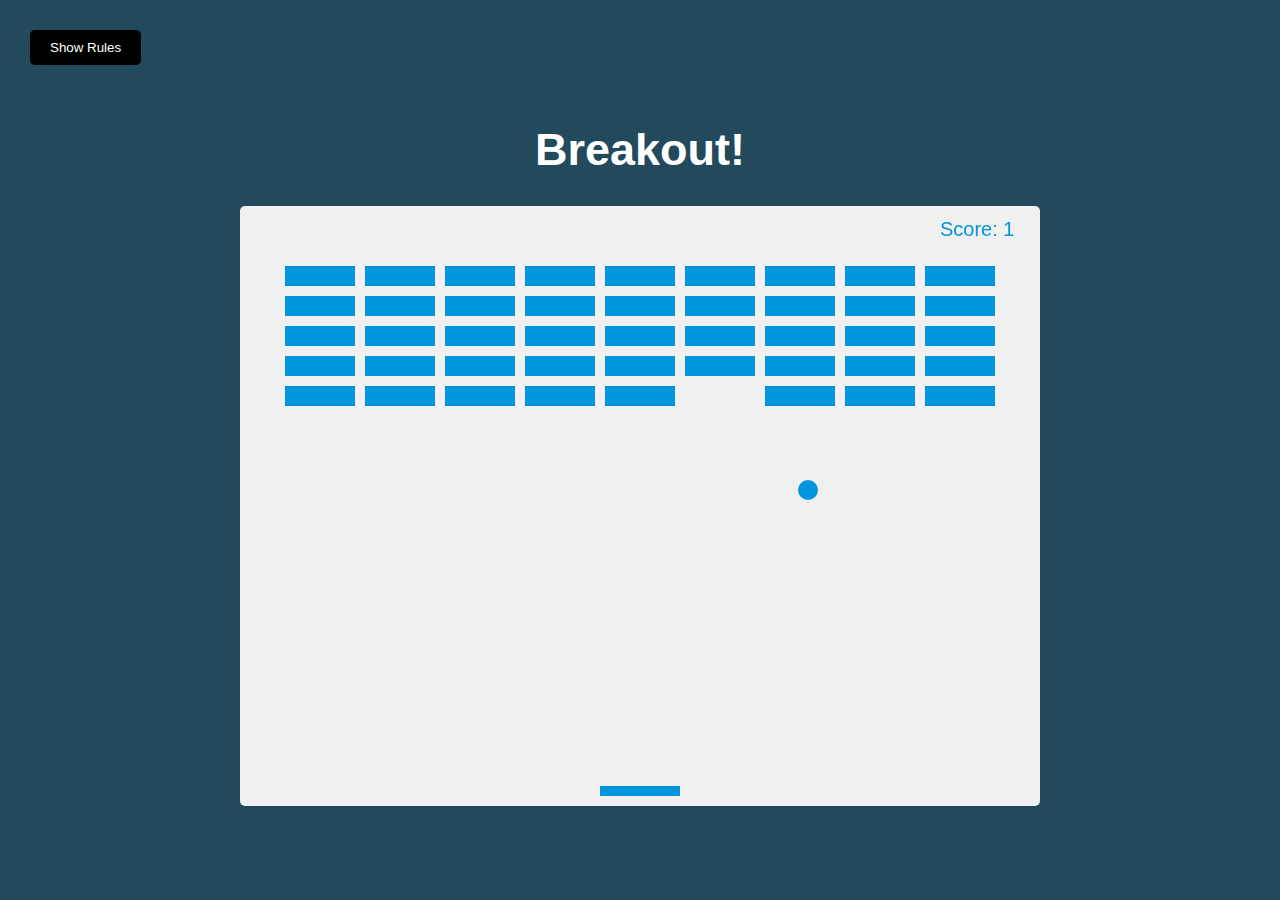
<file: breakout-game/index.html>
<!DOCTYPE html>
<html lang="en">
  <head>
    <meta charset="UTF-8" />
    <meta name="viewport" content="width=device-width, initial-scale=1.0" />
    <meta http-equiv="X-UA-Compatible" content="ie=edge" />
    <link rel="stylesheet" href="style.css" />
    <title>Breakout!</title>
  </head>
  <body>
    <h1>Breakout!</h1>
    <button id="rules-btn" class="btn rules-btn">Show Rules</button>
    <div id="rules" class="rules">
      <h2>How To Play:</h2>
      <p>
        Use your right and left keys to move the paddle to bounce the ball up
        and break the blocks.
      </p>
      <p>If you miss the ball, your score and the blocks will reset.</p>
      <button id="close-btn" class="btn">Close</button>
    </div>

    <canvas id="canvas" width="800" height="600"></canvas>

    <script src="script.js"></script>
  </body>
</html>
</file>
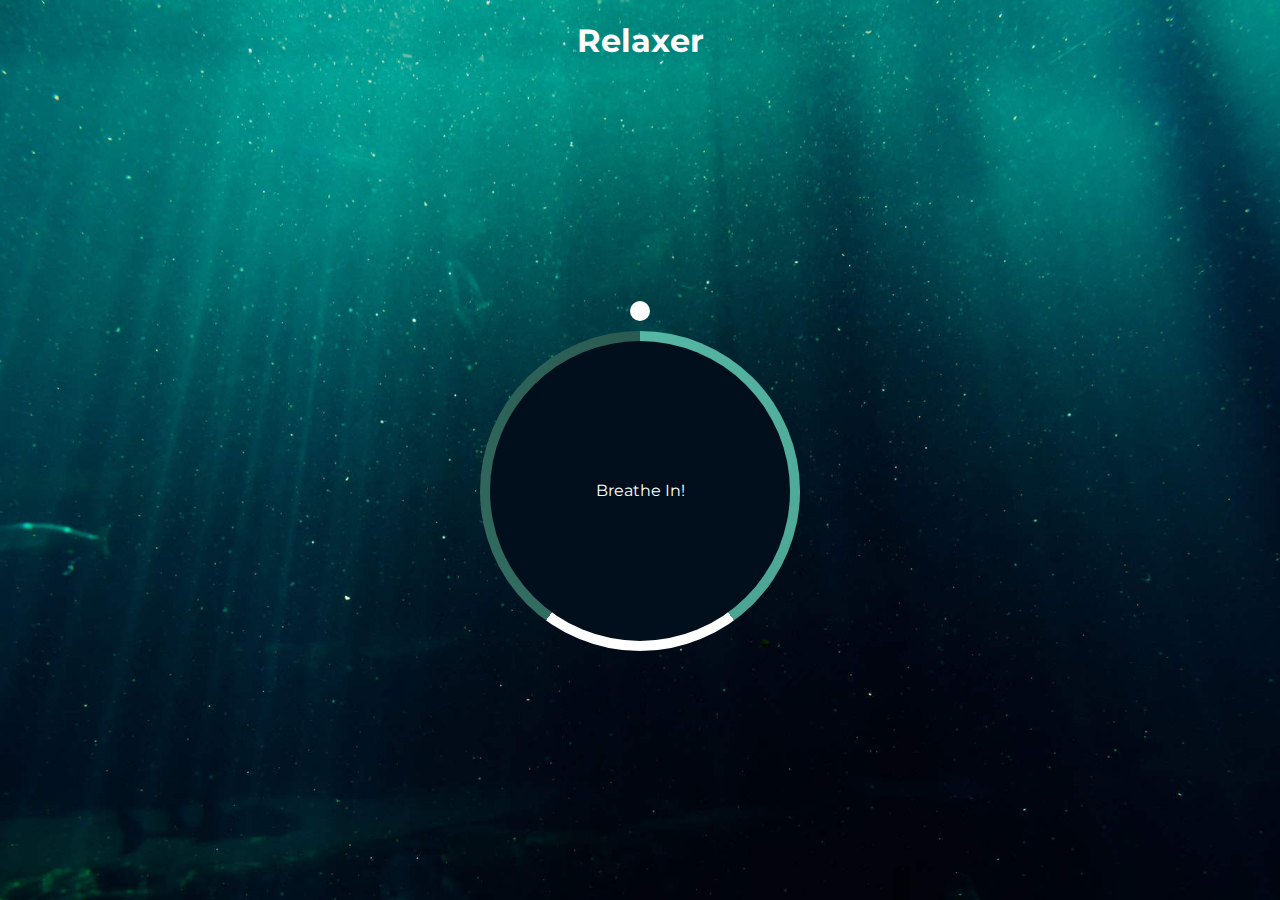
<file: breath-app/index.html>
<!DOCTYPE html>
<html lang="en">
  <head>
    <meta charset="UTF-8" />
    <meta name="viewport" content="width=device-width, initial-scale=1.0" />
    <meta http-equiv="X-UA-Compatible" content="ie=edge" />
    <link rel="stylesheet" href="style.css" />
    <title>Relaxer</title>
  </head>
  <body>
    <h1>Relaxer</h1>

    <div class="container" id="container">
      <div class="circle"></div>

      <p id="text"></p>

      <div class="pointer-container">
        <span class="pointer"></span>
      </div>

      <div class="gradient-circle"></div>
    </div>

    <script src="script.js"></script>
  </body>
</html>
</file>
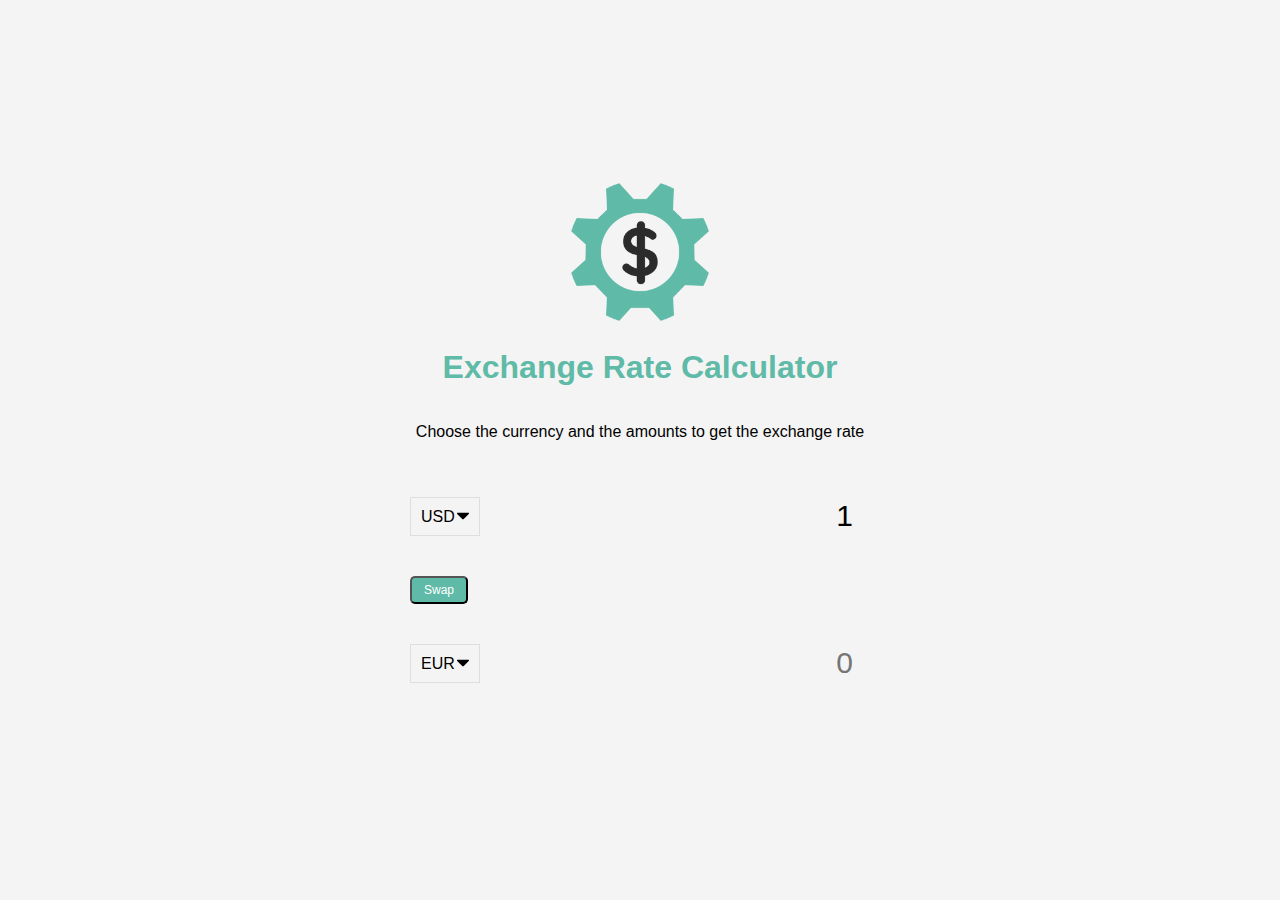
<file: exchange-rate/index.html>
<!DOCTYPE html>
<html lang="en">
  <head>
    <meta charset="UTF-8" />
    <meta name="viewport" content="width=device-width, initial-scale=1.0" />
    <meta http-equiv="X-UA-Compatible" content="ie=edge" />
    <title>Exchange Rate Calculator</title>
    <link rel="stylesheet" href="style.css" />
  </head>
  <body>
    <img src="img/money.png" alt="" class="money-img" />
    <h1>Exchange Rate Calculator</h1>
    <p>Choose the currency and the amounts to get the exchange rate</p>

    <div class="container">
      <div class="currency">
        <select id="currency-one">
          <option value="AED">AED</option>
          <option value="ARS">ARS</option>
          <option value="AUD">AUD</option>
          <option value="BGN">BGN</option>
          <option value="BRL">BRL</option>
          <option value="BSD">BSD</option>
          <option value="CAD">CAD</option>
          <option value="CHF">CHF</option>
          <option value="CLP">CLP</option>
          <option value="CNY">CNY</option>
          <option value="COP">COP</option>
          <option value="CZK">CZK</option>
          <option value="DKK">DKK</option>
          <option value="DOP">DOP</option>
          <option value="EGP">EGP</option>
          <option value="EUR">EUR</option>
          <option value="FJD">FJD</option>
          <option value="GBP">GBP</option>
          <option value="GTQ">GTQ</option>
          <option value="HKD">HKD</option>
          <option value="HRK">HRK</option>
          <option value="HUF">HUF</option>
          <option value="IDR">IDR</option>
          <option value="ILS">ILS</option>
          <option value="INR">INR</option>
          <option value="ISK">ISK</option>
          <option value="JPY">JPY</option>
          <option value="KRW">KRW</option>
          <option value="KZT">KZT</option>
          <option value="MXN">MXN</option>
          <option value="MYR">MYR</option>
          <option value="NOK">NOK</option>
          <option value="NZD">NZD</option>
          <option value="PAB">PAB</option>
          <option value="PEN">PEN</option>
          <option value="PHP">PHP</option>
          <option value="PKR">PKR</option>
          <option value="PLN">PLN</option>
          <option value="PYG">PYG</option>
          <option value="RON">RON</option>
          <option value="RUB">RUB</option>
          <option value="SAR">SAR</option>
          <option value="SEK">SEK</option>
          <option value="SGD">SGD</option>
          <option value="THB">THB</option>
          <option value="TRY">TRY</option>
          <option value="TWD">TWD</option>
          <option value="UAH">UAH</option>
          <option value="USD" selected>USD</option>
          <option value="UYU">UYU</option>
          <option value="VND">VND</option>
          <option value="ZAR">ZAR</option>
        </select>
        <input type="number" id="amount-one" placeholder="0" value="1" />
      </div>

      <div class="swap-rate-container">
        <button class="btn" id="swap">
          Swap
        </button>
        <div class="rate" id="rate"></div>
      </div>

      <div class="currency">
        <select id="currency-two">
          <option value="AED">AED</option>
          <option value="ARS">ARS</option>
          <option value="AUD">AUD</option>
          <option value="BGN">BGN</option>
          <option value="BRL">BRL</option>
          <option value="BSD">BSD</option>
          <option value="CAD">CAD</option>
          <option value="CHF">CHF</option>
          <option value="CLP">CLP</option>
          <option value="CNY">CNY</option>
          <option value="COP">COP</option>
          <option value="CZK">CZK</option>
          <option value="DKK">DKK</option>
          <option value="DOP">DOP</option>
          <option value="EGP">EGP</option>
          <option value="EUR" selected>EUR</option>
          <option value="FJD">FJD</option>
          <option value="GBP">GBP</option>
          <option value="GTQ">GTQ</option>
          <option value="HKD">HKD</option>
          <option value="HRK">HRK</option>
          <option value="HUF">HUF</option>
          <option value="IDR">IDR</option>
          <option value="ILS">ILS</option>
          <option value="INR">INR</option>
          <option value="ISK">ISK</option>
          <option value="JPY">JPY</option>
          <option value="KRW">KRW</option>
          <option value="KZT">KZT</option>
          <option value="MXN">MXN</option>
          <option value="MYR">MYR</option>
          <option value="NOK">NOK</option>
          <option value="NZD">NZD</option>
          <option value="PAB">PAB</option>
          <option value="PEN">PEN</option>
          <option value="PHP">PHP</option>
          <option value="PKR">PKR</option>
          <option value="PLN">PLN</option>
          <option value="PYG">PYG</option>
          <option value="RON">RON</option>
          <option value="RUB">RUB</option>
          <option value="SAR">SAR</option>
          <option value="SEK">SEK</option>
          <option value="SGD">SGD</option>
          <option value="THB">THB</option>
          <option value="TRY">TRY</option>
          <option value="TWD">TWD</option>
          <option value="UAH">UAH</option>
          <option value="USD">USD</option>
          <option value="UYU">UYU</option>
          <option value="VND">VND</option>
          <option value="ZAR">ZAR</option>
        </select>
        <input type="number" id="amount-two" placeholder="0" />
      </div>
    </div>

    <script src="script.js"></script>
  </body>
</html>
</file>
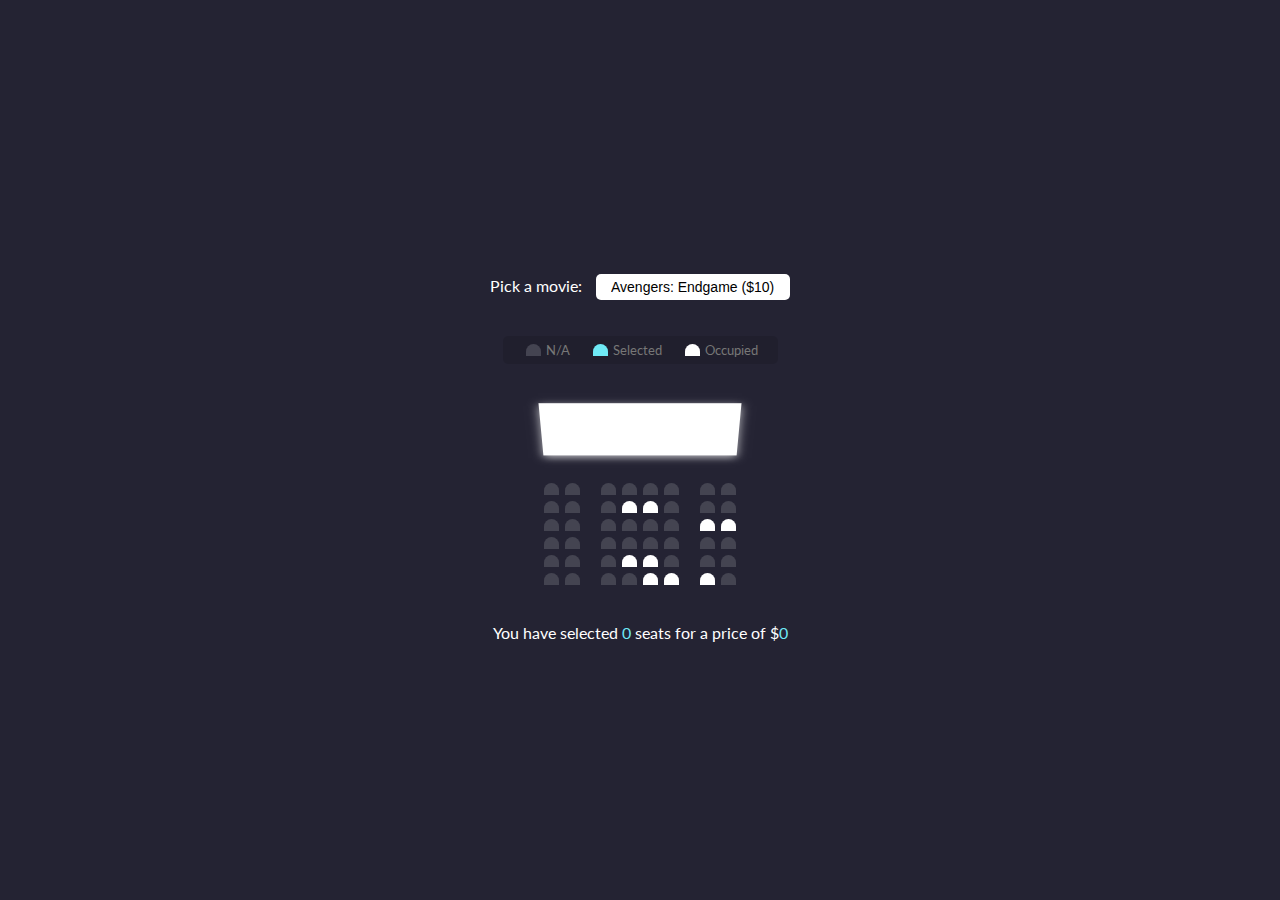
<file: movie-seat/index.html>
<!DOCTYPE html>
<html lang="en">
  <head>
    <meta charset="UTF-8" />
    <meta name="viewport" content="width=device-width, initial-scale=1.0" />
    <meta http-equiv="X-UA-Compatible" content="ie=edge" />
    <link rel="stylesheet" href="style.css" />
    <title>Movie Seat Booking</title>
  </head>
  <body>
    <div class="movie-container">
      <label>Pick a movie:</label>
      <select id="movie">
        <option value="10">Avengers: Endgame ($10)</option>
        <option value="12">Joker ($12)</option>
        <option value="8">Toy Story 4 ($8)</option>
        <option value="9">The Lion King ($9)</option>
      </select>
    </div>

    <ul class="showcase">
      <li>
        <div class="seat"></div>
        <small>N/A</small>
      </li>
      <li>
        <div class="seat selected"></div>
        <small>Selected</small>
      </li>
      <li>
        <div class="seat occupied"></div>
        <small>Occupied</small>
      </li>
    </ul>

    <div class="container">
      <div class="screen"></div>

      <div class="row">
        <div class="seat"></div>
        <div class="seat"></div>
        <div class="seat"></div>
        <div class="seat"></div>
        <div class="seat"></div>
        <div class="seat"></div>
        <div class="seat"></div>
        <div class="seat"></div>
      </div>
      <div class="row">
        <div class="seat"></div>
        <div class="seat"></div>
        <div class="seat"></div>
        <div class="seat occupied"></div>
        <div class="seat occupied"></div>
        <div class="seat"></div>
        <div class="seat"></div>
        <div class="seat"></div>
      </div>
      <div class="row">
        <div class="seat"></div>
        <div class="seat"></div>
        <div class="seat"></div>
        <div class="seat"></div>
        <div class="seat"></div>
        <div class="seat"></div>
        <div class="seat occupied"></div>
        <div class="seat occupied"></div>
      </div>
      <div class="row">
        <div class="seat"></div>
        <div class="seat"></div>
        <div class="seat"></div>
        <div class="seat"></div>
        <div class="seat"></div>
        <div class="seat"></div>
        <div class="seat"></div>
        <div class="seat"></div>
      </div>
      <div class="row">
        <div class="seat"></div>
        <div class="seat"></div>
        <div class="seat"></div>
        <div class="seat occupied"></div>
        <div class="seat occupied"></div>
        <div class="seat"></div>
        <div class="seat"></div>
        <div class="seat"></div>
      </div>
      <div class="row">
        <div class="seat"></div>
        <div class="seat"></div>
        <div class="seat"></div>
        <div class="seat"></div>
        <div class="seat occupied"></div>
        <div class="seat occupied"></div>
        <div class="seat occupied"></div>
        <div class="seat"></div>
      </div>
    </div>

    <p class="text">
      You have selected <span id="count">0</span> seats for a price of $<span
        id="total"
        >0</span
      >
    </p>

    <script src="script.js"></script>
  </body>
</html>
</file>
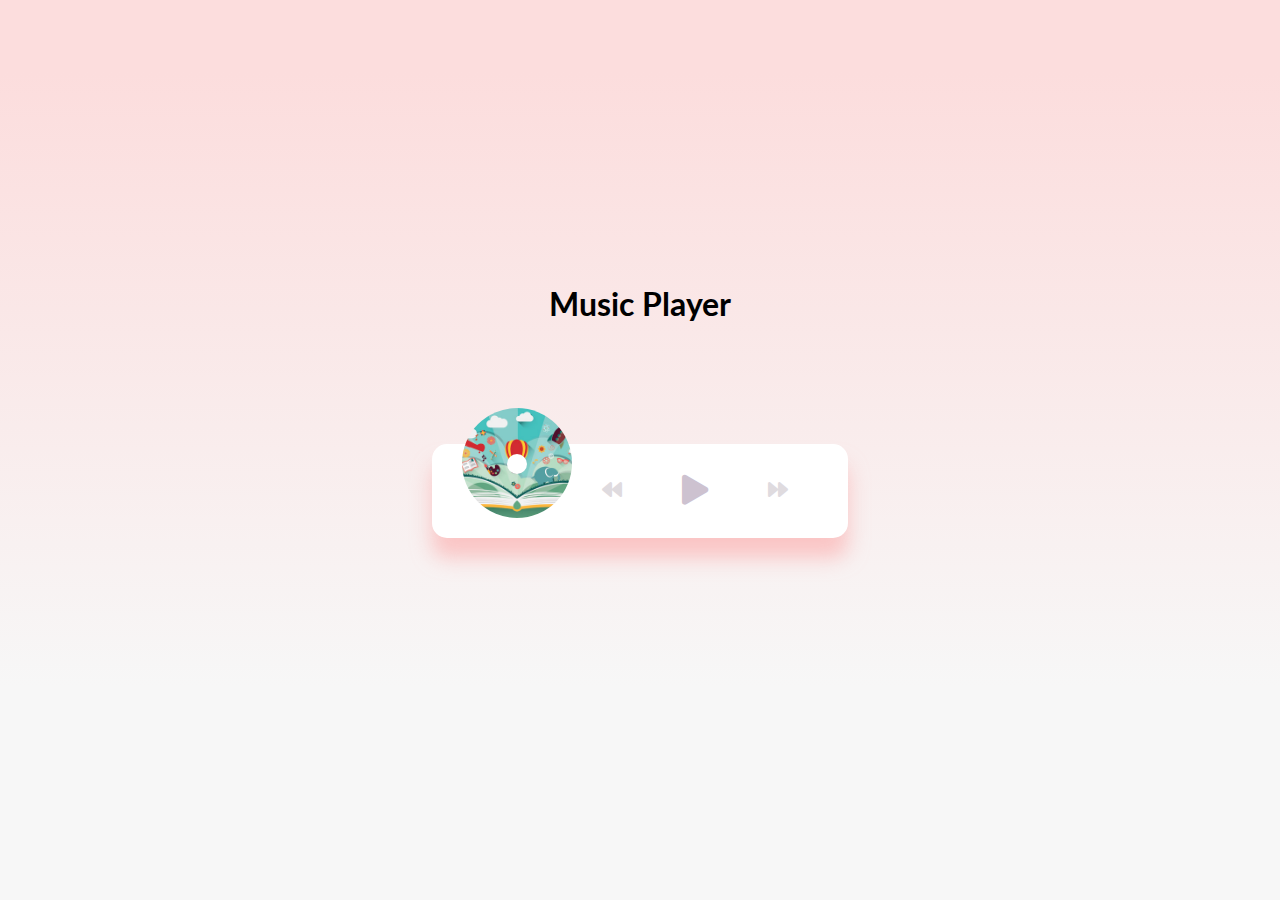
<file: music-player/index.html>
<!DOCTYPE html>
<html lang="en">

<head>
    <meta charset="UTF-8" />
    <meta name="viewport" content="width=device-width, initial-scale=1.0" />
    <meta http-equiv="X-UA-Compatible" content="ie=edge" />
    <link rel="stylesheet" href="https://cdnjs.cloudflare.com/ajax/libs/font-awesome/5.10.2/css/all.min.css" />
    <link rel="stylesheet" href="style.css" />
    <title>Music Player</title>
</head>

<body>
    <h1>Music Player</h1>

    <div class="music-container" id="music-container">
        <div class="music-info">
            <h4 id="title"></h4>
        </div>

        <audio src="music/ukulele.mp3" id="audio"></audio>

        <div class="img-container">
            <img src="images/ukulele.jpg" alt="music-cover" id="cover" />
        </div>
        <div class="navigation">
            <button id="prev" class="action-btn">
          <i class="fas fa-backward"></i>
        </button>
            <button id="play" class="action-btn action-btn-big">
          <i class="fas fa-play"></i>
        </button>
            <button id="next" class="action-btn">
          <i class="fas fa-forward"></i>
        </button>
        </div>
    </div>

    <script src="script.js"></script>
</body>

</html>
</file>
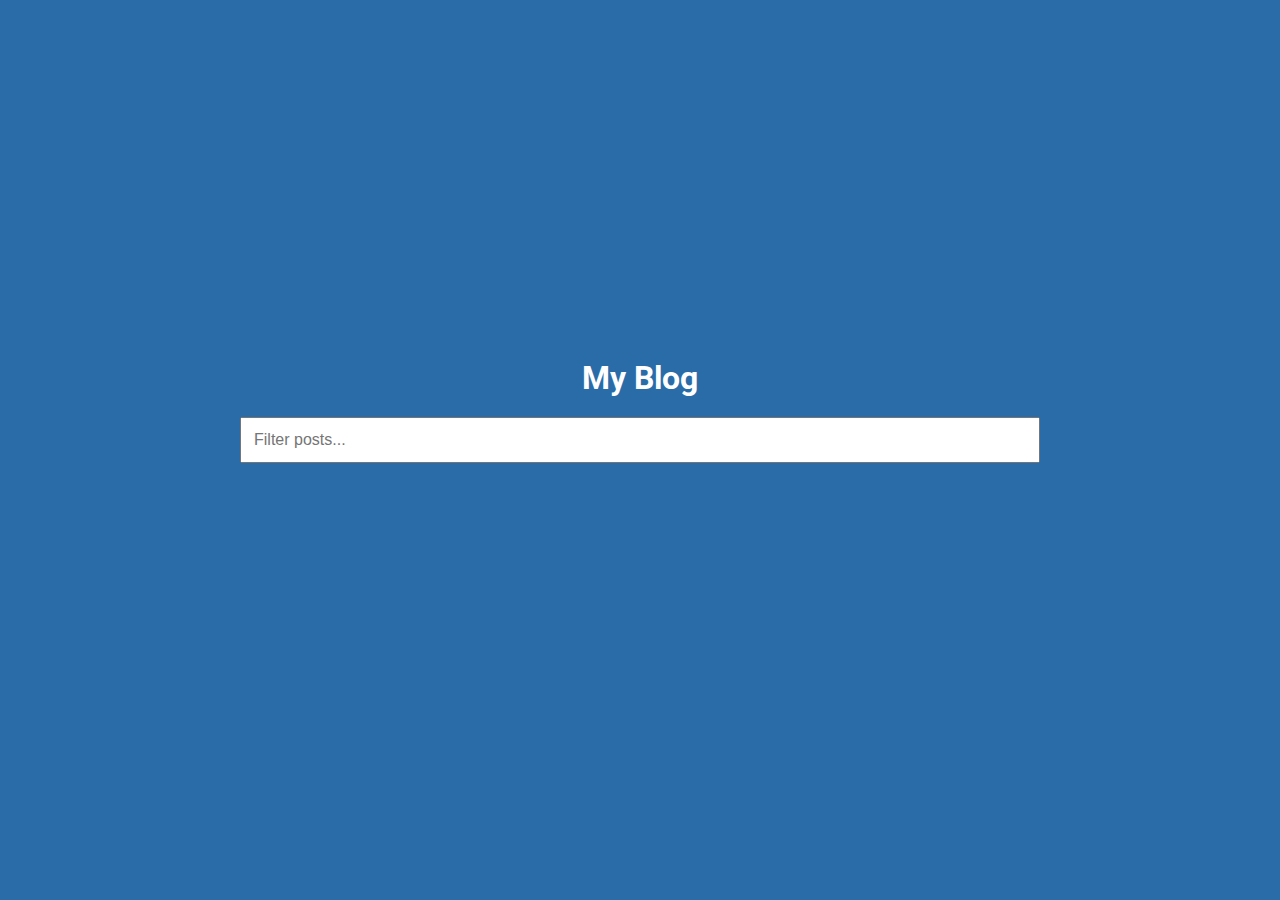
<file: scroll_blog/index.html>
<!DOCTYPE html>
<html lang="en">
  <head>
    <meta charset="UTF-8" />
    <meta name="viewport" content="width=device-width, initial-scale=1.0" />
    <meta http-equiv="X-UA-Compatible" content="ie=edge" />
    <link rel="stylesheet" href="style.css" />
    <title>My Blog</title>
  </head>
  <body>
    <h1>My Blog</h1>

    <div class="filter-container">
      <input
        type="text"
        id="filter"
        class="filter"
        placeholder="Filter posts..."
      />
    </div>

    <div id="posts-container"></div>

    <div class="loader">
      <div class="circle"></div>
      <div class="circle"></div>
      <div class="circle"></div>
    </div>

    <script src="script.js"></script>
  </body>
</html>
</file>
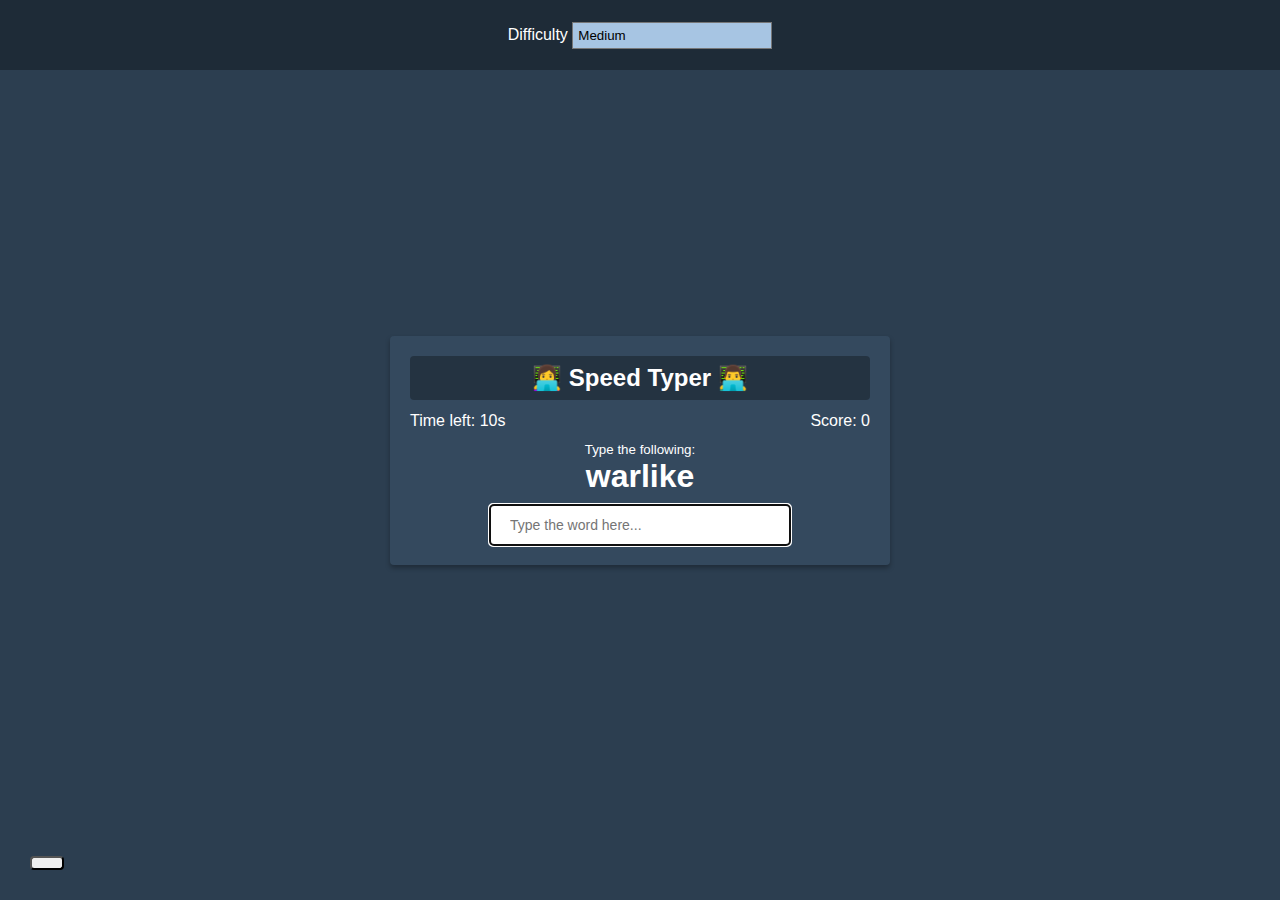
<file: typing-game/index.html>
<!DOCTYPE html>
<html lang="en">
  <head>
    <meta charset="UTF-8" />
    <meta name="viewport" content="width=device-width, initial-scale=1.0" />
    <meta http-equiv="X-UA-Compatible" content="ie=edge" />
    <link
      rel="stylesheet"
      href="https://cdnjs.cloudflare.com/ajax/libs/font-awesome/5.11.2/css/all.min.css"
      integrity="sha256-+N4/V/SbAFiW1MPBCXnfnP9QSN3+Keu+NlB+0ev/YKQ="
      crossorigin="anonymous"
    />
    <link rel="stylesheet" href="style.css" />
    <title>Speed Typer</title>
  </head>
  <body>
    <button id="settings-btn" class="settings-btn">
      <i class="fas fa-cog"></i>
    </button>

    <div id="settings" class="settings">
      <form id="settings-form">
        <div>
          <label for="difficulty">Difficulty</label>
          <select id="difficulty">
            <option value="easy">Easy</option>
            <option value="medium">Medium</option>
            <option value="hard">Hard</option>
          </select>
        </div>
      </form>
    </div>

    <div class="container">
      <h2>👩‍💻 Speed Typer 👨‍💻</h2>
      <small>Type the following:</small>

      <h1 id="word"></h1>

      <input
        type="text"
        id="text"
        autocomplete="off"
        placeholder="Type the word here..."
        autofocus
      />

      <p class="time-container">Time left: <span id="time">10s</span></p>

      <p class="score-container">Score: <span id="score">0</span></p>

      <div id="end-game-container" class="end-game-container"></div>
    </div>

    <script src="script.js"></script>
  </body>
</html>
</file>
<file: breakout-game/style.css>
* {
    box-sizing: border-box;
}

body {
    background-color: #22495c;
    display: flex;
    flex-direction: column;
    align-items: center;
    justify-content: center;
    font-family: Arial, Helvetica, sans-serif;
    min-height: 100vh;
    margin: 0;
}

h1 {
    font-size: 45px;
    color: #fff;
}

canvas {
    background: #f0f0f0;
    display: block;
    border-radius: 5px;
}

.btn {
    cursor: pointer;
    border: 0;
    padding: 10px 20px;
    background: #000;
    color: #fff;
    border-radius: 5px;
}

.btn:focus {
    outline: 0;
}

.btn:hover {
    background: #222;
}

.btn:active {
    transform: scale(0.98);
}

.rules-btn {
    position: absolute;
    top: 30px;
    left: 30px;
}

.rules {
    position: absolute;
    top: 0;
    left: 0;
    background: #333;
    color: #fff;
    min-height: 100vh;
    width: 400px;
    padding: 20px;
    line-height: 1.5;
    transform: translateX(-400px);
    transition: transform 1s ease-in-out;
}

.rules.show {
    transform: translateX(0);
}
</file>
<file: breath-app/style.css>
@import url('https://fonts.googleapis.com/css?family=Montserrat&display=swap');

* {
  box-sizing: border-box;
}

body {
  background: #224941 url('./img/bg.jpg') no-repeat center center/cover;
  color: #fff;
  font-family: 'Montserrat', sans-serif;
  min-height: 100vh;
  overflow: hidden;
  display: flex;
  flex-direction: column;
  align-items: center;
  margin: 0;
}

.container {
  display: flex;
  align-items: center;
  justify-content: center;
  margin: auto;
  height: 300px;
  width: 300px;
  position: relative;
  transform: scale(1);
}

.circle {
  background-color: #010f1c;
  height: 100%;
  width: 100%;
  border-radius: 50%;
  position: absolute;
  top: 0;
  left: 0;
  z-index: -1;
}

.gradient-circle {
  background: conic-gradient(
    #55b7a4 0%,
    #4ca493 40%,
    #fff 40%,
    #fff 60%,
    #336d62 60%,
    #2a5b52 100%
  );
  height: 320px;
  width: 320px;
  z-index: -2;
  border-radius: 50%;
  position: absolute;
  top: -10px;
  left: -10px;
}

.pointer {
  background-color: #fff;
  border-radius: 50%;
  height: 20px;
  width: 20px;
  display: block;
}

.pointer-container {
  position: absolute;
  top: -40px;
  left: 140px;
  width: 20px;
  height: 190px;
  animation: rotate 7.5s linear forwards infinite;
  transform-origin: bottom center;
}

@keyframes rotate {
  from {
    transform: rotate(0deg);
  }

  to {
    transform: rotate(360deg);
  }
}

.container.grow {
  animation: grow 3s linear forwards;
}

@keyframes grow {
  from {
    transform: scale(1);
  }

  to {
    transform: scale(1.2);
  }
}

.container.shrink {
  animation: shrink 3s linear forwards;
}

@keyframes shrink {
  from {
    transform: scale(1.2);
  }

  to {
    transform: scale(1);
  }
}
</file>
<file: exchange-rate/style.css>
:root {
  --primary-color: #5fbaa7;
}

* {
  box-sizing: border-box;
}

body {
  background-color: #f4f4f4;
  font-family: Arial, Helvetica, sans-serif;
  display: flex;
  flex-direction: column;
  align-items: center;
  justify-content: center;
  height: 100vh;
  margin: 0;
  padding: 20px;
}

h1 {
  color: var(--primary-color);
}

p {
  text-align: center;
}

.btn {
  color: #fff;
  background: var(--primary-color);
  cursor: pointer;
  border-radius: 5px;
  font-size: 12px;
  padding: 5px 12px;
}

.money-img {
  width: 150px;
}

.currency {
  padding: 40px 0;
  display: flex;
  align-items: center;
  justify-content: space-between;
}

.currency select {
  padding: 10px 20px 10px 10px;
  -moz-appearance: none;
  -webkit-appearance: none;
  appearance: none;
  border: 1px solid #dedede;
  font-size: 16px;
  /*  You may not need these following lines. The arrow did not show for me on MacOS/Chrome so I added it. Just remove it if you would like  */
  background: transparent;
  background-image: url('data:image/svg+xml;charset=US-ASCII,%3Csvg%20xmlns%3D%22http%3A%2F%2Fwww.w3.org%2F2000%2Fsvg%22%20width%3D%22292.4%22%20height%3D%22292.4%22%3E%3Cpath%20fill%3D%22%20000002%22%20d%3D%22M287%2069.4a17.6%2017.6%200%200%200-13-5.4H18.4c-5%200-9.3%201.8-12.9%205.4A17.6%2017.6%200%200%200%200%2082.2c0%205%201.8%209.3%205.4%2012.9l128%20127.9c3.6%203.6%207.8%205.4%2012.8%205.4s9.2-1.8%2012.8-5.4L287%2095c3.5-3.5%205.4-7.8%205.4-12.8%200-5-1.9-9.2-5.5-12.8z%22%2F%3E%3C%2Fsvg%3E');
  background-position: right 10px top 50%, 0, 0;
  background-size: 12px auto, 100%;
  background-repeat: no-repeat;
}

.currency input {
  border: 0;
  background: transparent;
  font-size: 30px;
  text-align: right;
}

.swap-rate-container {
  display: flex;
  align-items: center;
  justify-content: space-between;
}

.rate {
  color: var(--primary-color);
  font-size: 14px;
  padding: 0 10px;
}

select:focus,
input:focus,
button:focus {
  outline: 0;
}

@media (max-width: 600px) {
  .currency input {
    width: 200px;
  }
}
</file>
<file: movie-seat/style.css>
@import url('https://fonts.googleapis.com/css?family=Lato&display=swap');

* {
  box-sizing: border-box;
}

body {
  background-color: #242333;
  color: #fff;
  display: flex;
  flex-direction: column;
  align-items: center;
  justify-content: center;
  height: 100vh;
  font-family: 'Lato', sans-serif;
  margin: 0;
}

.movie-container {
  margin: 20px 0;
}

.movie-container select {
  background-color: #fff;
  border: 0;
  border-radius: 5px;
  font-size: 14px;
  margin-left: 10px;
  padding: 5px 15px 5px 15px;
  -moz-appearance: none;
  -webkit-appearance: none;
  appearance: none;
}

.container {
  perspective: 1000px;
  margin-bottom: 30px;
}

.seat {
  background-color: #444451;
  height: 12px;
  width: 15px;
  margin: 3px;
  border-top-left-radius: 10px;
  border-top-right-radius: 10px;
}

.seat.selected {
  background-color: #6feaf6;
}

.seat.occupied {
  background-color: #fff;
}

.seat:nth-of-type(2) {
  margin-right: 18px;
}

.seat:nth-last-of-type(2) {
  margin-left: 18px;
}

.seat:not(.occupied):hover {
  cursor: pointer;
  transform: scale(1.2);
}

.showcase .seat:not(.occupied):hover {
  cursor: default;
  transform: scale(1);
}

.showcase {
  background: rgba(0, 0, 0, 0.1);
  padding: 5px 10px;
  border-radius: 5px;
  color: #777;
  list-style-type: none;
  display: flex;
  justify-content: space-between;
}

.showcase li {
  display: flex;
  align-items: center;
  justify-content: center;
  margin: 0 10px;
}

.showcase li small {
  margin-left: 2px;
}

.row {
  display: flex;
}

.screen {
  background-color: #fff;
  height: 70px;
  width: 100%;
  margin: 15px 0;
  transform: rotateX(-45deg);
  box-shadow: 0 3px 10px rgba(255, 255, 255, 0.7);
}

p.text {
  margin: 5px 0;
}

p.text span {
  color: #6feaf6;
}
</file>
<file: music-player/style.css>
@import url('https://fonts.googleapis.com/css?family=Lato&display=swap');

* {
  box-sizing: border-box;
}

body {
  background-image: linear-gradient(
    0deg,
    rgba(247, 247, 247, 1) 23.8%,
    rgba(252, 221, 221, 1) 92%
  );
  height: 100vh;
  display: flex;
  flex-direction: column;
  align-items: center;
  justify-content: center;
  font-family: 'Lato', sans-serif;
  margin: 0;
}

.music-container {
  background-color: #fff;
  border-radius: 15px;
  box-shadow: 0 20px 20px 0 rgba(252, 169, 169, 0.6);
  display: flex;
  padding: 20px 30px;
  position: relative;
  margin: 100px 0;
  z-index: 10;
}

.img-container {
  position: relative;
  width: 110px;
}

.img-container::after {
  content: '';
  background-color: #fff;
  border-radius: 50%;
  position: absolute;
  bottom: 100%;
  left: 50%;
  width: 20px;
  height: 20px;
  transform: translate(-50%, 50%);
}

.img-container img {
  border-radius: 50%;
  object-fit: cover;
  height: 110px;
  width: inherit;
  position: absolute;
  bottom: 0;
  left: 0;
  animation: rotate 3s linear infinite;

  animation-play-state: paused;
}

.music-container.play .img-container img {
  animation-play-state: running;
}

@keyframes rotate {
  from {
    transform: rotate(0deg);
  }

  to {
    transform: rotate(360deg);
  }
}

.navigation {
  display: flex;
  align-items: center;
  justify-content: center;
  z-index: 1;
}

.action-btn {
  background-color: #fff;
  border: 0;
  color: #dfdbdf;
  font-size: 20px;
  cursor: pointer;
  padding: 10px;
  margin: 0 20px;
}

.action-btn.action-btn-big {
  color: #cdc2d0;
  font-size: 30px;
}

.action-btn:focus {
  outline: 0;
}

.music-info {
  background-color: rgba(255, 255, 255, 0.5);
  border-radius: 15px 15px 0 0;
  position: absolute;
  top: 0;
  left: 20px;
  width: calc(100% - 40px);
  padding: 10px 10px 10px 150px;
  opacity: 0;
  transform: translateY(0%);
  transition: transform 0.3s ease-in, opacity 0.3s ease-in;
  z-index: 0;
}

.music-container.play .music-info {
  opacity: 1;
  transform: translateY(-100%);
}

.music-info h4 {
  margin: 0;
}

.progress-container {
  background: #fff;
  border-radius: 5px;
  cursor: pointer;
  margin: 10px 0;
  height: 4px;
  width: 100%;
}

.progress {
  background-color: #fe8daa;
  border-radius: 5px;
  height: 100%;
  width: 0%;
  transition: width 0.1s linear;
}
</file>
<file: scroll_blog/style.css>
@import url('https://fonts.googleapis.com/css?family=Roboto&display=swap');

* {
  box-sizing: border-box;
}

body {
  background-color: #296ca8;
  color: #fff;
  font-family: 'Roboto', sans-serif;
  display: flex;
  flex-direction: column;
  align-items: center;
  justify-content: center;
  min-height: 100vh;
  margin: 0;
  padding-bottom: 100px;
}

h1 {
  margin-bottom: 0;
  text-align: center;
}

.filter-container {
  margin-top: 20px;
  width: 80vw;
  max-width: 800px;
}

.filter {
  width: 100%;
  padding: 12px;
  font-size: 16px;
}

.post {
  position: relative;
  background-color: #4992d3;
  box-shadow: 0 2px 4px rgba(0, 0, 0, 0.3);
  border-radius: 3px;
  padding: 20px;
  margin: 40px 0;
  display: flex;
  width: 80vw;
  max-width: 800px;
}

.post .post-title {
  margin: 0;
}

.post .post-body {
  margin: 15px 0 0;
  line-height: 1.3;
}

.post .post-info {
  margin-left: 20px;
}

.post .number {
  position: absolute;
  top: -15px;
  left: -15px;
  font-size: 15px;
  width: 40px;
  height: 40px;
  border-radius: 50%;
  background: #fff;
  color: #296ca8;
  display: flex;
  align-items: center;
  justify-content: center;
  padding: 7px 10px;
}

.loader {
  opacity: 0;
  display: flex;
  position: fixed;
  bottom: 50px;
  transition: opacity 0.3s ease-in;
}

.loader.show {
  opacity: 1;
}

.circle {
  background-color: #fff;
  width: 10px;
  height: 10px;
  border-radius: 50%;
  margin: 5px;
  animation: bounce 0.5s ease-in infinite;
}

.circle:nth-of-type(2) {
  animation-delay: 0.1s;
}

.circle:nth-of-type(3) {
  animation-delay: 0.2s;
}

@keyframes bounce {
  0%,
  100% {
    transform: translateY(0);
  }

  50% {
    transform: translateY(-10px);
  }
}
</file>
<file: typing-game/style.css>
* {
  box-sizing: border-box;
}

body {
  background-color: #2c3e50;
  display: flex;
  align-items: center;
  justify-content: center;
  min-height: 100vh;
  margin: 0;
  font-family: Verdana, Geneva, Tahoma, sans-serif;
}

button {
  cursor: pointer;
  font-size: 14px;
  border-radius: 4px;
  padding: 5px 15px;
}

select {
  width: 200px;
  padding: 5px;
  appearance: none;
  -webkit-appearance: none;
  -moz-appearance: none;
  border-radius: 0;
  background-color: #a7c5e3;
}

select:focus,
button:focus {
  outline: 0;
}

.settings-btn {
  position: absolute;
  bottom: 30px;
  left: 30px;
}

.settings {
  position: absolute;
  top: 0;
  left: 0;
  width: 100%;
  background-color: rgba(0, 0, 0, 0.3);
  height: 70px;
  color: #fff;
  display: flex;
  align-items: center;
  justify-content: center;
  transform: translateY(0);
  transition: transform 0.3s ease-in-out;
}

.settings.hide {
  transform: translateY(-100%);
}

.container {
  background-color: #34495e;
  padding: 20px;
  border-radius: 4px;
  box-shadow: 0 3px 5px rgba(0, 0, 0, 0.3);
  color: #fff;
  position: relative;
  text-align: center;
  width: 500px;
}

h2 {
  background-color: rgba(0, 0, 0, 0.3);
  padding: 8px;
  border-radius: 4px;
  margin: 0 0 40px;
}

h1 {
  margin: 0;
}

input {
  border: 0;
  border-radius: 4px;
  font-size: 14px;
  width: 300px;
  padding: 12px 20px;
  margin-top: 10px;
}

.score-container {
  position: absolute;
  top: 60px;
  right: 20px;
}

.time-container {
  position: absolute;
  top: 60px;
  left: 20px;
}

.end-game-container {
  background-color: inherit;
  display: none;
  align-items: center;
  justify-content: center;
  flex-direction: column;
  position: absolute;
  top: 0;
  left: 0;
  width: 100%;
  height: 100%;
  z-index: 1;
}
</file>
